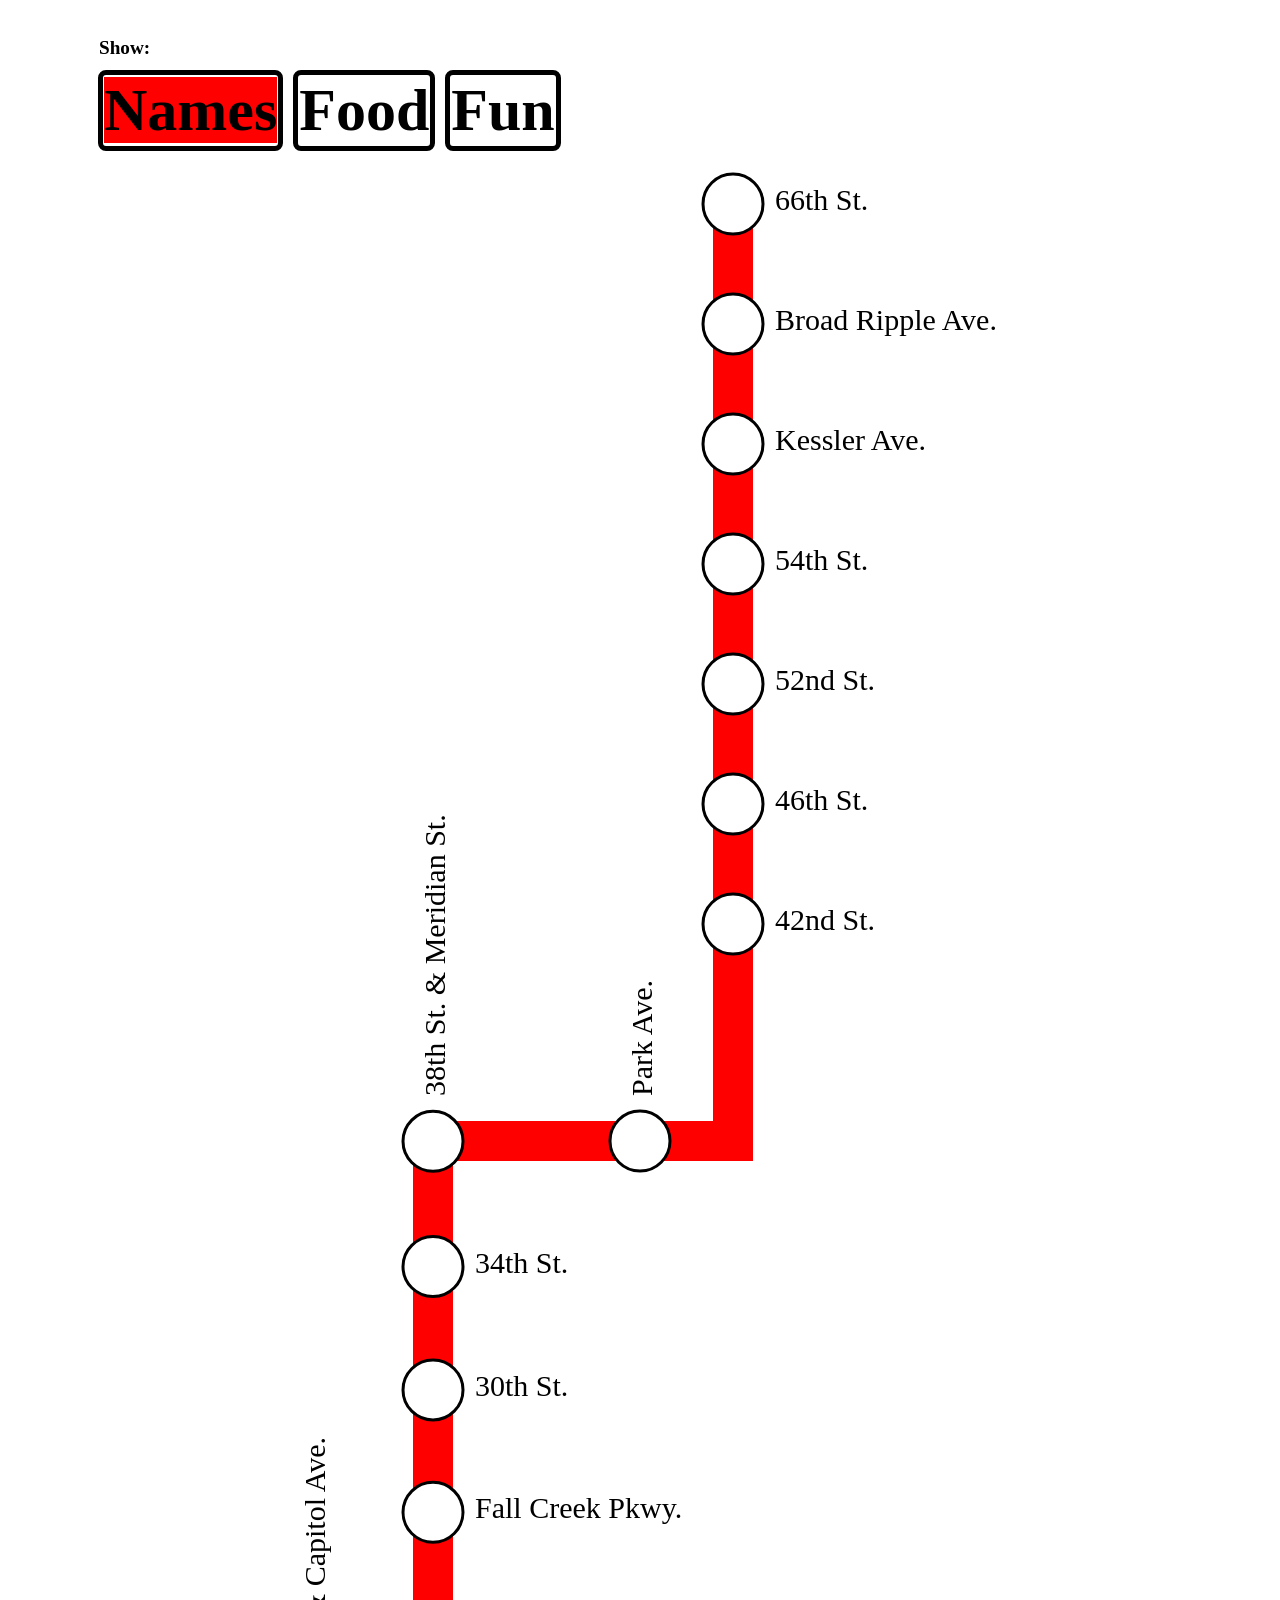
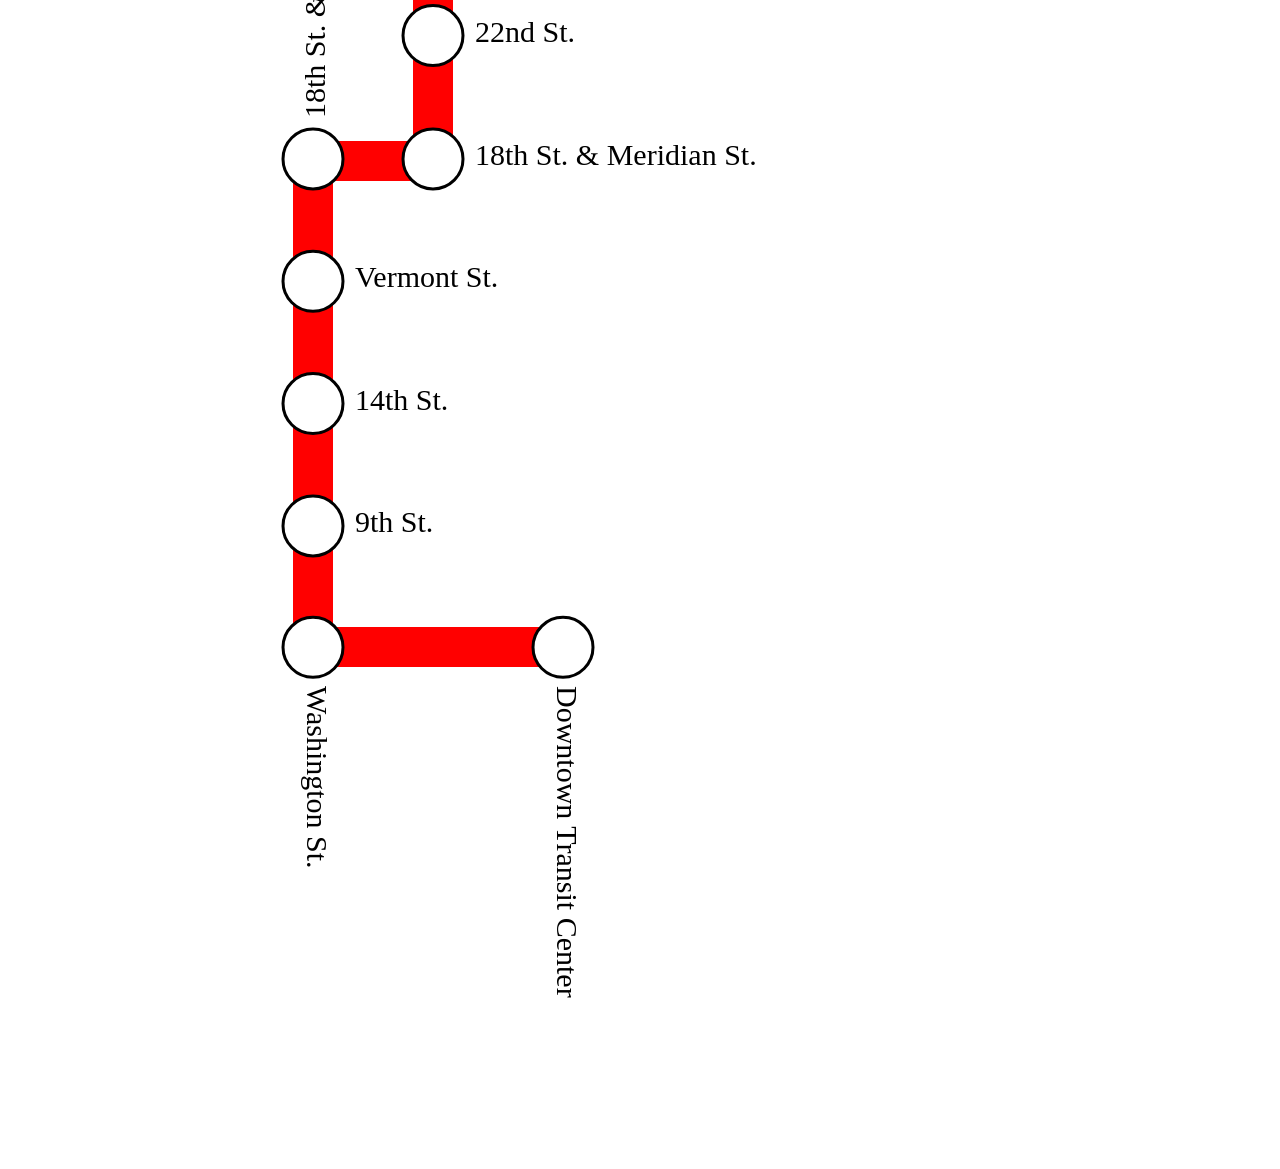
<file: red-line/index.html>
<!-- Based on https://midtownindy.org/wp-content/uploads/2017/07/indygo-red-line.jpg -->

<html>
<title>Red Line Roulette</title>
<head>
<link rel='icon' href='http://www.clker.com/cliparts/e/O/X/L/f/J/red-line-th.png' type='image/x-icon'/ >

<meta property="og:title" content="Red Line Roulette" />
<meta property="og:image" content="rlr.jpg" />
<meta name="og:description" content="IndyGo Red Line visualization tool &mdash; View your route map with randomly generated attractions!" />

</head>
<body>
<script type="text/javascript" src="https://ajax.googleapis.com/ajax/libs/jquery/2.1.3/jquery.min.js"></script>
<script type="text/javascript" language="javascript">

	stops = {
	"66th": {
		"name": "66th St.",
		"food": ["Fire by the Monon", "La Piedad", "The Northside Social", "Ezra's Enlightened Cafe", "Cake Bake Shop"],
		"fun": ["Indianapolis Art Center", "Opti-Park"]
	},
	"BRip": {
		"name": "Broad Ripple Ave.",
		"food": ["HopCat", "HotBox", "Hubbard & Cravens", "Insomnia Cookies", "Bazbeaux", "Cold Stone", "Chiang Mai", "Kilroy's"],
		"fun": ["The Vogue", "Fresh Thyme", "Central Canal Towpath", "US Post Office"]
	}, 
	"Kessler": {
		"name": "Kessler Ave.",
		"food": ["Binkley's", "Ambrosia"],
		"fun": ["Dan Wakefield Park", "The Wine Shop"]
	},
	"54th": {
		"name": "54th St.",
		"food": ["Moe & Johnny's", "Cornerstone", "Twenty Tap", "Yats", "The Jazz Kitchen", "Mama Corolla's", "Good Morning Mama's"],
		"fun": ["The Jazz Kitchen", "The Fresh Market"]
	},
	"52nd": {
		"name": "52nd St.",
		"food": ["Greek's Pizzeria", "Ukiyo", "Pots and Pans Pie Company", "The Sinking Ship", "SoBro Cafe", "Red Key Tavern", "Aristocrat Pub", "Delicia"],
		"fun": ["Luna Music", "A 'bit of Whimsy", "Habig Garden Shop"]
	},
	"46th": {
		"name": "46th St.",
		"food": ["Scarlet Lane Tap House", "Next Door Eatery", "Upland Brewing Co."],
		"fun": ["The Urban Hippie", "Arsenal Park", "CFI 70"]
	},
	"42nd": {
		"name": "42nd St.",
		"food": ["Pat's Philly Pretzels", "Hook's Drug Store"],
		"fun": ["College Ave library branch", "St. Joan of Arc Church", "Indiana State Fairgrounds (north)"]
	},
	"Park": {
		"name": "Park Ave.",
		"food": ["Domino's", "Church's Chicken", "Rally's", "Taqueria La Chela" ],
		"fun": ["Coburn Place", "Dollar General"]
	},
	"38thM": {
		"name": "38th St. & Meridian St.",
		"food": ["McDonald's", "Burger King", "Subway", "China King", "Big City Grill & Lemonade", "BRICS Cafe Tarkington"],
		"fun": ["Tarkington Park", "Costumes by Margie", "MLK Community Center", "Indiana Youth Group"]
	},
	"34th": {
		"name": "34th St.",
		"food": ["&mdash;"],
		"fun": ["Shortridge High School", "Mid-North Food Pantry", "IPS School #60", "St. Richards Episcopal School", "Freewheelin' Bikes"]
	},
	"30th": {
		"name": "30th St.",
		"food": ["Duos Kitchen", "The Children's Museum Food Court"],
		"fun": ["The Children's Museum of Indianapolis", "Al E. Polin Park"]
	},
	"FCreek": {
		"name": "Fall Creek Pkwy.",
		"food": ["Fall Creek Cafe", "KFC", "Jimmy John's"],
		"fun": ["Ivy Tech Community College", "George E. Kessler Park", "Fall Creek Trail"]
	},
	"22nd": {
		"name": "22nd St.",
		"food": ["Lincoln Square Pancake House", "Wendy's", "Little Caesars Pizza", "Shoefly Public House", "MashCraft Brewing", "Tea's Me Cafe"],
		"fun": ["&mdash;"]
	},
	"18thM": {
		"name": "18th St. & Meridian St.",
		"food": ["McDonald's"],
		"fun": ["Little Red Door", "WFYI", "Herron High School"]
	},
	"18thC": {
		"name": "18th St. & Capitol Ave.",
		"food": ["White Castle", "Hardee's"],
		"fun": ["IU Health Methodist Hospital", "Fresh Thyme", "Central Canal Towpath"]
	},
	"14th": {
		"name": "14th St.",
		"food": ["Starbucks", "Hong Kong China Buffet"],
		"fun": ["IU Health Neuroscience Center"]
	},
	"9th": {
		"name": "9th St.",
		"food": ["Bearcats Bar & Grill", "Quills Coffee", "TwoDEEP Brewing Co.", "Domino's Pizza", "Downtown Olly's"],
		"fun": ["Indianapolis Central Library", "American Legion Mall"]
	},
	"Vermont": {
		"name": "Vermont Ave.",
		"food": ["Asian Harbor", "Sahm's Tavern & Big Lug Taproom", "Acapulco Joe's", "Le Peep"],
		"fun": ["Indiana World War Memorial", "Scottish Rite Cathedral", "Obelisk Square", "Minton-Capehart Federal Building", "University Park", "Skyline Club"]
	},
	"Statehouse": {
		"name": "Washington St.",
		"food": ["Loughmiller's Pub & Eatery", "Nourish", "Café Patachou", "Weber Grill", "Panera", "Buca di Beppo", "First Watch", "Champp's", "P.F. Chang's", "Ruth's Chris Steak House", "Hyde Park Prime Steakhouse", "Giordano's", "South Bend Chocolate", "Nicky Blaine's Cocktail Lounge", "Rock Bottom", "Steak 'n' Shake", "St. Elmo Steak House", "Yard House", "Hary & Izzy's", "Ram Restaurant & Brewery", "Mikado", "Dick's Last Resort"],
		"fun": ["Indiana State House", "Soldiers and Sailors Monument", "Circle Center Mall", "Artsgarden", "Indiana Convention Center", "Victory Field", "Military Park", "Eiteljorg Museum","Indiana State Museum", "Indianapolis Cultural Trail", "White River Trail", "Canal Walk", "NCAA Hall of Champions", "Indiana Repertory Theatre", "Salesforce Tower"]
	},
	"DTC": {
		"name": "Downtown Transit Center",
		"food": ["Starbucks", "Chipotle", "QDOBA", "Morton's The Steakhouse", "Fogo de Chão", "Prime 47", "Tin Roof", "India Garden", "Bangkok Restaurant & Jazz Bar", "Yolk"],
		"fun": ["City Market", "Catacombs", "Gainbridge Fieldhouse", "Circle Centre Mall", "Indianapolis Symphony Orchestra", "Hilbert Circle Theatre", "Crackers Comedy Club", "Irsay Family YMCA", "YMCA at the City Market"]
	}
}

	function stop(stop, type) {
		if (type == 'name') {
			return stops[stop]['name']
			}
		else {
			return stops[stop][type][Math.floor(Math.random() * stops[stop][type].length)];
		}
	}
	
	function button() {
		const type = $('input[name=type]:checked').val();
		Object.keys(stops).forEach(station => {
			$('#' + station).html(stop(station, type));
		})
		
		if ($('input[name=type]:checked').val() != 'name') {
			$('#regen').show()
			}
		if ($('input[name=type]:checked').val() == 'name') {
			$('#regen').hide()
			}
		$('#foodcolor').css('background', 'white');
		$('#namecolor').css('background', 'white');
		$('#funcolor').css('background', 'white');
		$('#' + $('input[name=type]:checked').val() + 'color').css('background', 'red');
	}

</script>
<br><table cellspacing="10" style="margin-left: 80px;">
  <tr>
    <td colspan="2"><strong><big>Show:</big></strong></td></tr><tr bgcolor="white">
    <td style="border: 5px solid black; border-radius: 8px" colspan="2"><input style="display:none" onclick="button()" type="radio" name="type" value="name" id="station"><big><label id="namecolor" style="font-size:60px; background: red" for="station"><strong>Names</strong></label></big></input></td><td style="border: 5px solid black; border-radius: 8px" colspan="2"><input style="display:none" onclick="button()" type="radio" name="type" value="food" id="food"><big><label id="foodcolor" style="font-size:60px" for="food"><strong>Food</strong></label></big></input></td><td style="border: 5px solid black; border-radius: 8px" colspan="2"><input style="display:none" onclick="button()" type="radio" name="type" value="fun" id="fun"><big><label id="funcolor" style="font-size:60px" for="fun"><strong>Fun</strong></label></big></input></td><td bgcolor="white" id="regen" style="display:none"><input border="1" onclick="button()" type="image" name="type" height="60" src="https://cdn2.iconfinder.com/data/icons/dark-action-bar-2/96/refresh-512.png" id="regenerate"></input></td>
  </tr>
</table>
<center><svg style="margin-left: 100px" height="2600" width="1000">
  <line x1="543" y1="20" x2="543" y2="1000" style="stroke:rgb(255,0,0);stroke-width:40" />
  <line x1="243" y1="980" x2="243" y2="1600" style="stroke:rgb(255,0,0);stroke-width:40" />
<circle cx="543" cy="43" r="30" stroke="black" stroke-width="3" fill="white" />
<circle cx="543" cy="163" r="30" stroke="black" stroke-width="3" fill="white" />
<circle cx="543" cy="283" r="30" stroke="black" stroke-width="3" fill="white" />
<circle cx="543" cy="403" r="30" stroke="black" stroke-width="3" fill="white" />
<circle cx="543" cy="523" r="30" stroke="black" stroke-width="3" fill="white" />
<circle cx="543" cy="643" r="30" stroke="black" stroke-width="3" fill="white" />
<circle cx="543" cy="763" r="30" stroke="black" stroke-width="3" fill="white" />
  <line x1="223" y1="980" x2="523" y2="980" style="stroke:rgb(255,0,0);stroke-width:40" />
  <line x1="123" y1="1600" x2="223" y2="1600" style="stroke:rgb(255,0,0);stroke-width:40" />
  <line x1="123" y1="2086" x2="373" y2="2086" style="stroke:rgb(255,0,0);stroke-width:40" />
  <line x1="123" y1="1600" x2="123" y2="2086" style="stroke:rgb(255,0,0);stroke-width:40" />
<circle cx="450" cy="980" r="30" stroke="black" stroke-width="3" fill="white" />
<circle cx="243" cy="980.3" r="30" stroke="black" stroke-width="3" fill="white" />
<circle cx="243" cy="1105.6" r="30" stroke="black" stroke-width="3" fill="white" />
<circle cx="243" cy="1228.9" r="30" stroke="black" stroke-width="3" fill="white" />
<circle cx="243" cy="1351.3" r="30" stroke="black" stroke-width="3" fill="white" />
<circle cx="243" cy="1474.6" r="30" stroke="black" stroke-width="3" fill="white" />
<circle cx="243" cy="1597.9" r="30" stroke="black" stroke-width="3" fill="white" />
<circle cx="123" cy="1720.3" r="30" stroke="black" stroke-width="3" fill="white" />
<circle cx="123" cy="1842.6" r="30" stroke="black" stroke-width="3" fill="white" />
<circle cx="123" cy="1964.9" r="30" stroke="black" stroke-width="3" fill="white" />
<circle cx="123" cy="1597.9" r="30" stroke="black" stroke-width="3" fill="white" />
<circle cx="123" cy="2086.3" r="30" stroke="black" stroke-width="3" fill="white" />
<circle cx="373" cy="2086.3" r="30" stroke="black" stroke-width="3" fill="white" />
<text id="66th" x="585" y="49" font-size="30">66th St.</text>
<text id="BRip" x="585" y="169" font-size="30">Broad Ripple Ave.</span></text>
<text id="Kessler" x="585" y="289" font-size="30">Kessler Ave.</span></text>
<text id="54th" x="585" y="409" font-size="30">54th St.</span></text>
<text id="52nd" x="585" y="529" font-size="30">52nd St.</span></text>
<text id="46th" x="585" y="649" font-size="30">46th St.</span></text>
<text id="42nd" x="585" y="769" font-size="30">42nd St.</span></text>
<text id="Park" x="456" y="941" font-size="30" transform="rotate(-90 456,935)">Park Ave.</span></text>
<text id="38thM" x="249" y="941" font-size="30" transform="rotate(-90 249,935)">38th St. & Meridian St.</span></text>
<text id="18thC" x="129" y="1563" font-size="30" transform="rotate(-90 129,1557)">18th St. & Capitol Ave.</span></text>
<text id="34th" x="285" y="1111.6" font-size="30">34th St.</span></text>
<text id="30th" x="285" y="1234.9" font-size="30">30th St.</span></text>
<text id="FCreek" x="285" y="1357.3" font-size="30">Fall Creek Pkwy.</span></text>
<text id="22nd" x="285" y="1480.6" font-size="30">22nd St.</span></text>
<text id="18thM" x="285" y="1603.9" font-size="30">18th St. & Meridian St.</span></text>
<text id="14th" x="165" y="1848.6" font-size="30">14th St.</span></text>
<text id="9th" x="165" y="1970.9" font-size="30">9th St.</span></text>
<text id="Vermont" x="165" y="1726.3" font-size="30">Vermont St.</span></text>
<text id="Statehouse" x="129" y="2137" font-size="30" transform="rotate(-270 129,2125)">Washington St.</span></text>
<text id="DTC" x="379" y="2137" font-size="30" transform="rotate(-270 379,2125)">Downtown Transit Center</span></text>
</svg></center>
</body>
</html>
</file>
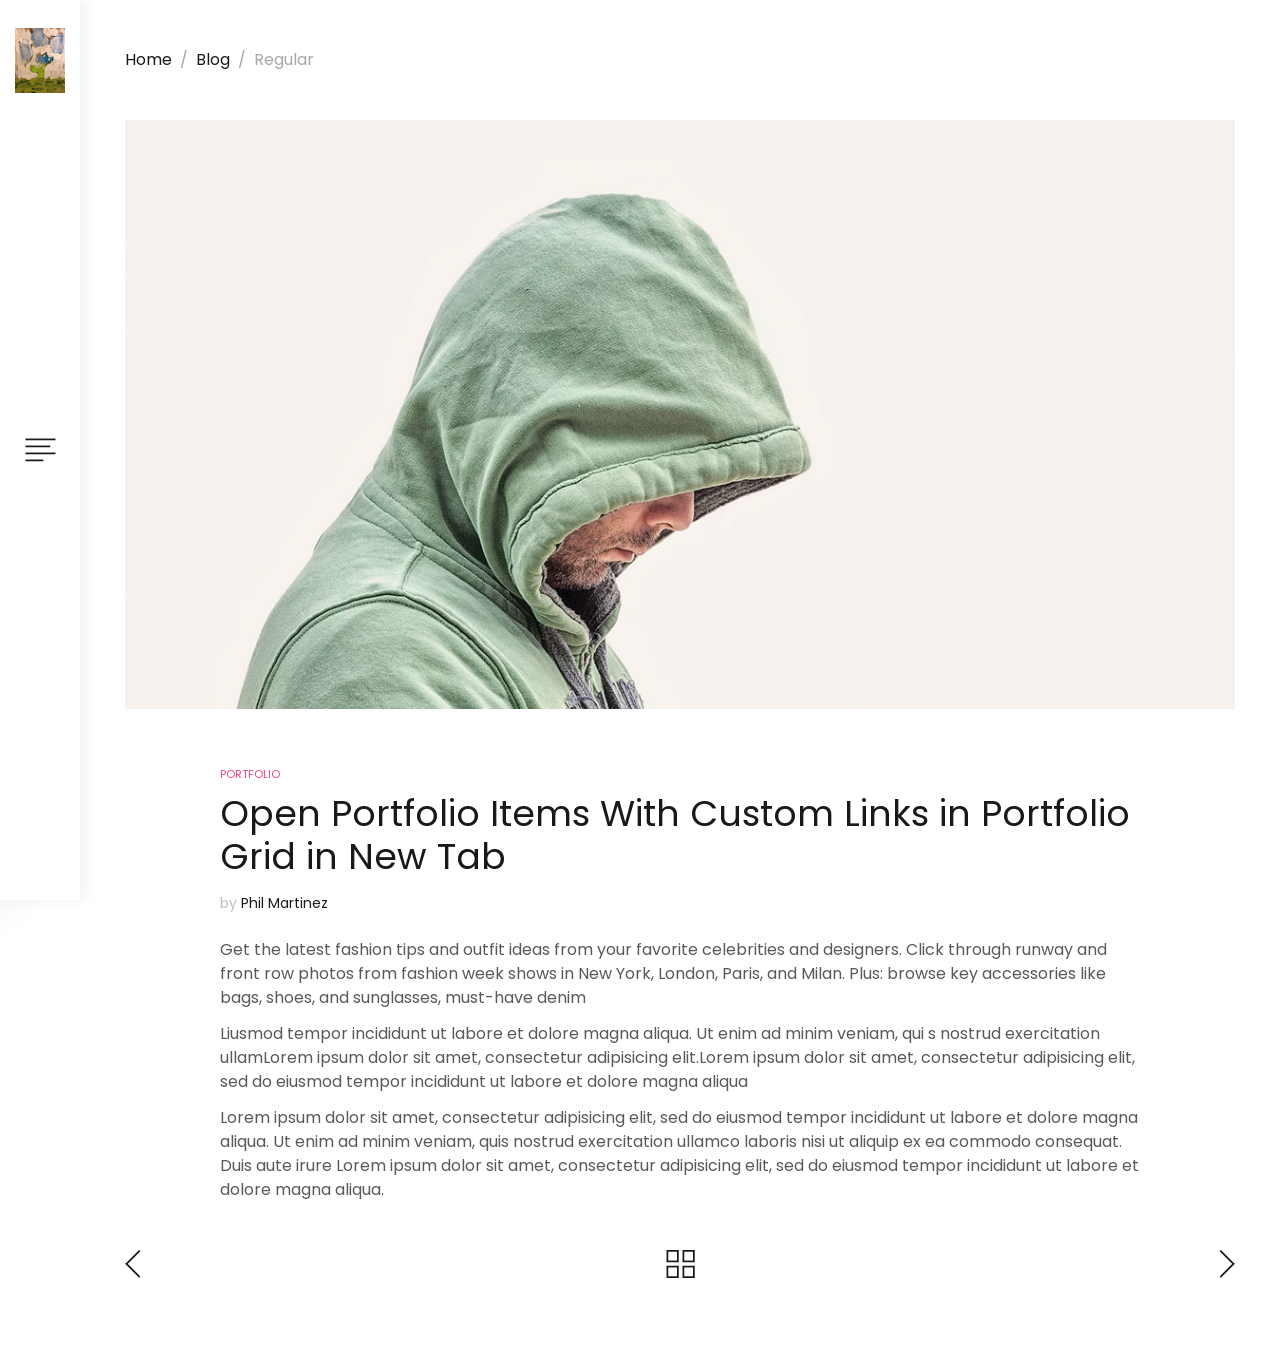
<file: _archive/ArtByTed/blog-regular.html>
<!DOCTYPE html>
<html lang="en">
<head>
    <title>Blog Regular</title>

    <!-- Required meta tags -->
    <meta charset="utf-8">
    <meta name="viewport" content="width=device-width, initial-scale=1, shrink-to-fit=no">

    <!-- Bootstrap CSS -->
    <link rel="stylesheet" href="css/bootstrap.min.css">

    <!-- FontAwesome CSS -->
    <link rel="stylesheet" href="css/font-awesome.min.css">

    <!-- Styles -->
    <link rel="stylesheet" href="style.css">
</head>
<body><header class="site-header">
    <div class="site-branding">
        <h1 class="site-title"><a href="index.html" rel="home"><img src="images/logo.png" alt="Logo"></a></h1>
    </div><!-- .site-branding -->

    <div class="hamburger-menu">
        <div class="menu-icon">
            <img src="images/menu-icon.png" alt="menu icon">
        </div><!-- .menu-icon -->

        <div class="menu-close-icon">
            <img src="images/x.png" alt="menu close icon">
        </div><!-- .menu-close-icon -->
    </div><!-- .hamburger-menu -->
</header><!-- .site-header -->

<nav class="site-navigation flex flex-column justify-content-between">
    <div class="site-branding d-none d-lg-block ">
        <h1 class="site-title"><a href="index.html" rel="home"><img src="images/logo2.png" alt="Logo"></a></h1>
    </div><!-- .site-branding -->

    <ul class="main-menu flex flex-column justify-content-center">
        <li class="current-menu-item"><a href="index.html">Home</a></li>
        <li><a href="portfolio.html">Portfolio</a></li>
        <li><a href="blog.html">Blog</a></li>
        <li><a href="#">About</a></li>
        <li><a href="#">Contact</a></li>

    </ul>
    <p><!-- Link back to Colorlib can't be removed. Template is licensed under CC BY 3.0. -->
Copyright &copy;<script>document.write(new Date().getFullYear());</script> All rights reserved | This template is made with <i class="fa fa-heart-o" aria-hidden="true"></i> by <a href="https://colorlib.com" target="_blank">Colorlib</a>
<!-- Link back to Colorlib can't be removed. Template is licensed under CC BY 3.0. -->
</p>

    <div class="social-profiles">
        <ul class="flex justify-content-start justify-content-lg-center align-items-center">
            <li><a href="#"><i class="fa fa-facebook"></i></a></li>
            <li><a href="#"><i class="fa fa-instagram"></i></a></li>
            <li><a href="#"><i class="fa fa-twitter"></i></a></li>
            <li><a href="#"><i class="fa fa-pinterest"></i></a></li>
        </ul>
    </div><!-- .social-profiles -->
</nav><!-- .site-navigation -->

<div class="nav-bar-sep d-lg-none"></div>

<div class="outer-container">
    <div class="single-post">
        <div class="container">
            <div class="row">
                <div class="col">
                    <ul class="breadcrumbs flex align-items-center">
                        <li><a href="#">Home</a></li>
                        <li><a href="#">Blog</a></li>
                        <li>Regular</li>
                    </ul><!-- .breadcrumbs -->
                </div><!-- .col -->
            </div><!-- .row -->

            <div class="row">
                <div class="col-12">
                    <div class="featured-img">
                        <figure>
                            <img src="images/blog-regular.jpg" alt="">
                        </figure>
                    </div><!-- .content-area -->
                </div><!-- .col -->

                <div class="col-12 offset-lg-1 col-lg-10">
                    <div class="content-area">
                        <header class="entry-header">
                            <div class="post-meta">
                                <a href="#">Portfolio</a>
                            </div><!-- .meta-post -->

                            <h1>Open Portfolio Items With Custom Links in Portfolio Grid in New Tab</h1>

                            <span class="byline">by <span class="author"><a href="#">Phil Martinez</a></span></span>
                        </header><!-- .entry-header -->

                        <div class="entry-content">
                            <p>Get the latest fashion tips and outfit ideas from your favorite celebrities and designers. Click through runway and front row photos from fashion week shows in New York, London, Paris, and Milan. Plus: browse key accessories like bags, shoes, and sunglasses, must-have denim </p>

                            <p>Liusmod tempor incididunt ut labore et dolore magna aliqua. Ut enim ad minim veniam, qui s nostrud exercitation ullamLorem ipsum dolor sit amet, consectetur adipisicing elit.Lorem ipsum dolor sit amet, consectetur adipisicing elit, sed do eiusmod tempor incididunt ut labore et dolore magna aliqua</p>

                            <p>Lorem ipsum dolor sit amet, consectetur adipisicing elit, sed do eiusmod tempor incididunt ut labore et dolore magna aliqua. Ut enim ad minim veniam, quis nostrud exercitation ullamco laboris nisi ut aliquip ex ea commodo consequat. Duis aute irure Lorem ipsum dolor sit amet, consectetur adipisicing elit, sed do eiusmod tempor incididunt ut labore et dolore magna aliqua. </p>
                        </div><!-- .entry-content -->
                    </div><!-- .content-area -->
                </div><!-- .col-12 -->
            </div><!-- .row -->

            <div class="row">
                <div class="col">
                    <nav class="post-nav">
                        <ul class="flex justify-content-between align-items-center">
                            <li><a href="#"><img src="images/angle-left.png" alt="Previous"></a></li>
                            <li><a href="#"><img src="images/portfolio-icon.png" alt="Back to Portfolio"></a></li>
                            <li><a href="#"><img src="images/angle-right.png" alt="Next"></a></li>
                        </ul>
                    </nav><!-- .post-nav -->
                </div><!-- .col -->
            </div><!-- .row -->
        </div><!-- .container -->
    </div><!-- .single-post -->
</div><!-- .outer-container -->

<script type='text/javascript' src='js/jquery.js'></script>
<script type='text/javascript' src='js/custom.js'></script>

</body>
</html>
</file>
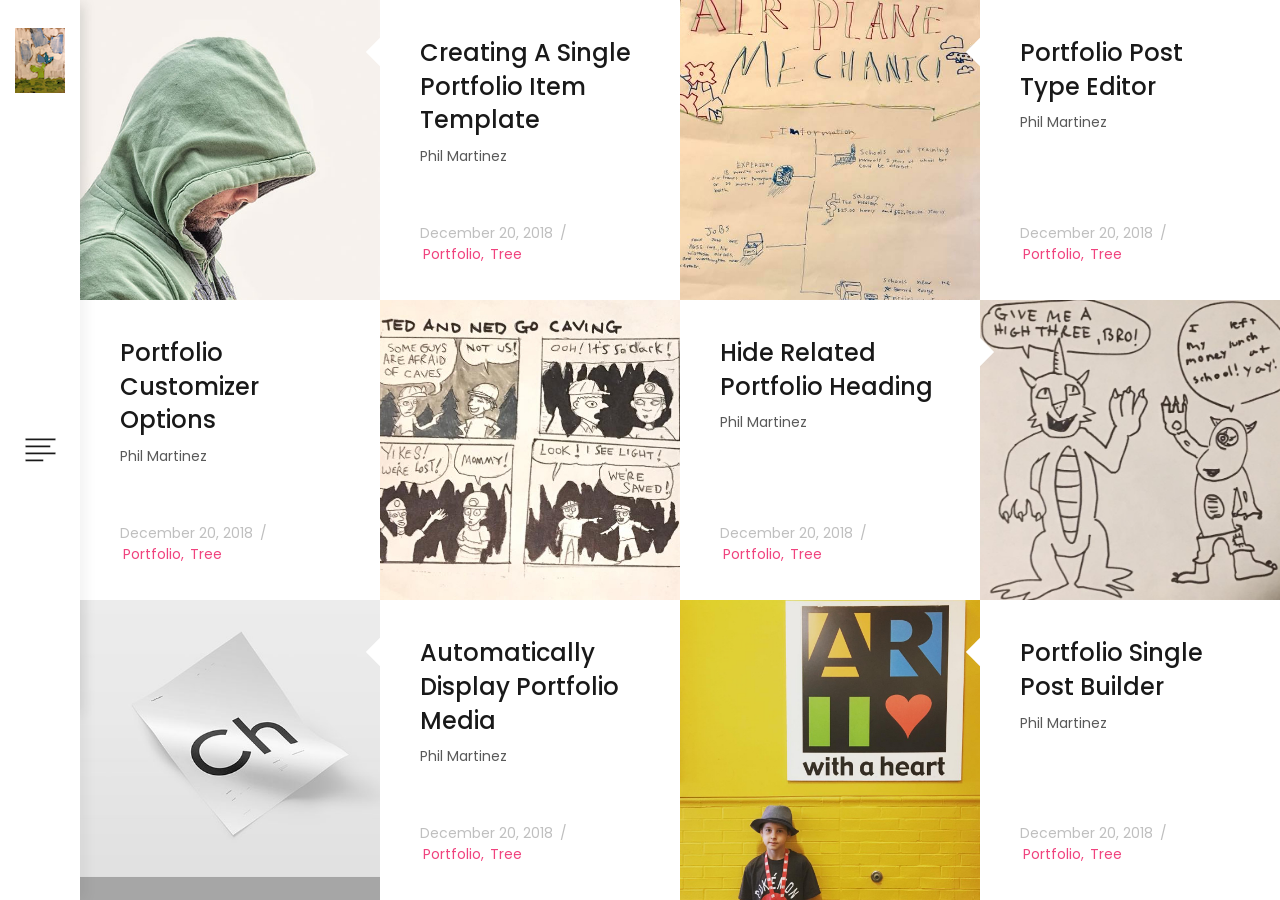
<file: _archive/ArtByTed/blog.html>
<!DOCTYPE html>
<html lang="en">
<head>
    <title>Hello World</title>

    <!-- Required meta tags -->
    <meta charset="utf-8">
    <meta name="viewport" content="width=device-width, initial-scale=1, shrink-to-fit=no">

    <!-- Bootstrap CSS -->
    <link rel="stylesheet" href="css/bootstrap.min.css">

    <!-- FontAwesome CSS -->
    <link rel="stylesheet" href="css/font-awesome.min.css">

    <!-- Styles -->
    <link rel="stylesheet" href="style.css">
</head>
<body>
<header class="site-header">
    <div class="site-branding">
        <h1 class="site-title"><a href="index.html" rel="home"><img src="images/logo.png" alt="Logo"></a></h1>
    </div><!-- .site-branding -->

    <div class="hamburger-menu">
        <div class="menu-icon">
            <img src="images/menu-icon.png" alt="menu icon">
        </div><!-- .menu-icon -->

        <div class="menu-close-icon">
            <img src="images/x.png" alt="menu close icon">
        </div><!-- .menu-close-icon -->
    </div><!-- .hamburger-menu -->
</header><!-- .site-header -->

<nav class="site-navigation flex flex-column justify-content-between">
    <div class="site-branding d-none d-lg-block ">
        <h1 class="site-title"><a href="index.html" rel="home"><img src="images/logo2.png" alt="Logo"></a></h1>
    </div><!-- .site-branding -->

    <ul class="main-menu flex flex-column justify-content-center">
        <li class="current-menu-item"><a href="index.html">Home</a></li>
        <li><a href="portfolio.html">Portfolio</a></li>
        <li><a href="blog.html">Blog</a></li>
        <li><a href="#">About</a></li>
        <li><a href="#">Contact</a></li>
    </ul>

    <p><!-- Link back to Colorlib can't be removed. Template is licensed under CC BY 3.0. -->
Copyright &copy;<script>document.write(new Date().getFullYear());</script> All rights reserved | This template is made with <i class="fa fa-heart-o" aria-hidden="true"></i> by <a href="https://colorlib.com" target="_blank">Colorlib</a>
<!-- Link back to Colorlib can't be removed. Template is licensed under CC BY 3.0. -->
</p>


    <div class="social-profiles">
        <ul class="flex justify-content-start justify-content-lg-center align-items-center">
            <li><a href="#"><i class="fa fa-facebook"></i></a></li>
            <li><a href="#"><i class="fa fa-instagram"></i></a></li>
            <li><a href="#"><i class="fa fa-twitter"></i></a></li>
            <li><a href="#"><i class="fa fa-pinterest"></i></a></li>
        </ul>
    </div><!-- .social-profiles -->
</nav><!-- .site-navigation -->

<div class="nav-bar-sep d-lg-none"></div>

<div class="outer-container blog-page">
    <div class="container-fluid">
        <div class="row">
            <div class="col-12 col-xl-6 no-padding">
                <div class="blog-content flex">
                    <figure>
                        <a href="#"><img src="images/1.jpg" alt=""></a>
                    </figure>

                    <div class="entry-content flex flex-column justify-content-between align-items-start">
                        <header>
                            <h3><a href="#">Creating A Single Portfolio Item Template</a></h3>

                            <div class="posted-by">Phil Martinez</div>
                        </header>

                        <footer class="flex flex-wrap align-items-center">
                            <div class="posted-on">December 20, 2018</div>

                            <ul class="flex flex-wrap align-items-center">
                                <li><a href="#">Portfolio,</a></li>
                                <li><a href="#">Tree</a></li>
                            </ul>
                        </footer>
                    </div><!-- .entry-content -->
                </div><!-- .blog-content -->
            </div><!-- .col -->

            <div class="col-12 col-xl-6 no-padding">
                <div class="blog-content flex">
                    <figure>
                        <a href="#"><img src="images/3.jpg" alt=""></a>
                    </figure>

                    <div class="entry-content flex flex-column justify-content-between align-items-start">
                        <header>
                            <h3><a href="#">Portfolio Post Type Editor</a></h3>

                            <div class="posted-by">Phil Martinez</div>
                        </header>

                        <footer class="flex flex-wrap align-items-center">
                            <div class="posted-on">December 20, 2018</div>

                            <ul class="flex flex-wrap align-items-center">
                                <li><a href="#">Portfolio,</a></li>
                                <li><a href="#">Tree</a></li>
                            </ul>
                        </footer>
                    </div><!-- .entry-content -->
                </div><!-- .blog-content -->
            </div><!-- .col -->

            <div class="col-12 col-xl-6 no-padding">
                <div class="blog-content flex flex-xl-row-reverse">
                    <figure>
                        <a href="#"><img src="images/6.jpg" alt=""></a>
                    </figure>

                    <div class="entry-content flex flex-column justify-content-between align-items-start">
                        <header>
                            <h3><a href="#">Portfolio Customizer Options</a></h3>

                            <div class="posted-by">Phil Martinez</div>
                        </header>

                        <footer class="flex flex-wrap align-items-center">
                            <div class="posted-on">December 20, 2018</div>

                            <ul class="flex flex-wrap align-items-center">
                                <li><a href="#">Portfolio,</a></li>
                                <li><a href="#">Tree</a></li>
                            </ul>
                        </footer>
                    </div><!-- .entry-content -->
                </div><!-- .blog-content -->
            </div><!-- .col -->

            <div class="col-12 col-xl-6 no-padding">
                <div class="blog-content flex flex-row-reverse">
                    <figure>
                        <a href="#"><img src="images/8.jpg" alt=""></a>
                    </figure>

                    <div class="entry-content flex flex-column justify-content-between align-items-start">
                        <header>
                            <h3><a href="#">Hide Related Portfolio Heading</a></h3>

                            <div class="posted-by">Phil Martinez</div>
                        </header>

                        <footer class="flex flex-wrap align-items-center">
                            <div class="posted-on">December 20, 2018</div>

                            <ul class="flex flex-wrap align-items-center">
                                <li><a href="#">Portfolio,</a></li>
                                <li><a href="#">Tree</a></li>
                            </ul>
                        </footer>
                    </div><!-- .entry-content -->
                </div><!-- .blog-content -->
            </div><!-- .col -->

            <div class="col-12 col-xl-6 no-padding">
                <div class="blog-content flex">
                    <figure>
                        <a href="#"><img src="images/9.jpg" alt=""></a>
                    </figure>

                    <div class="entry-content flex flex-column justify-content-between align-items-start">
                        <header>
                            <h3><a href="#">Automatically Display Portfolio Media</a></h3>

                            <div class="posted-by">Phil Martinez</div>
                        </header>

                        <footer class="flex flex-wrap align-items-center">
                            <div class="posted-on">December 20, 2018</div>

                            <ul class="flex flex-wrap align-items-center">
                                <li><a href="#">Portfolio,</a></li>
                                <li><a href="#">Tree</a></li>
                            </ul>
                        </footer>
                    </div><!-- .entry-content -->
                </div><!-- .blog-content -->
            </div><!-- .col -->

            <div class="col-12 col-xl-6 no-padding">
                <div class="blog-content flex">
                    <figure>
                        <a href="#"><img src="images/11.jpg" alt=""></a>
                    </figure>

                    <div class="entry-content flex flex-column justify-content-between align-items-start">
                        <header>
                            <h3><a href="#">Portfolio Single Post Builder</a></h3>

                            <div class="posted-by">Phil Martinez</div>
                        </header>

                        <footer class="flex flex-wrap align-items-center">
                            <div class="posted-on">December 20, 2018</div>

                            <ul class="flex flex-wrap align-items-center">
                                <li><a href="#">Portfolio,</a></li>
                                <li><a href="#">Tree</a></li>
                            </ul>
                        </footer>
                    </div><!-- .entry-content -->
                </div><!-- .blog-content -->
            </div><!-- .col -->
        </div><!-- .row -->
    </div><!-- .container-fluid -->
</div><!-- .outer-container -->

<script type='text/javascript' src='js/jquery.js'></script>
<script type='text/javascript' src='js/custom.js'></script>

</body>
</html>
</file>
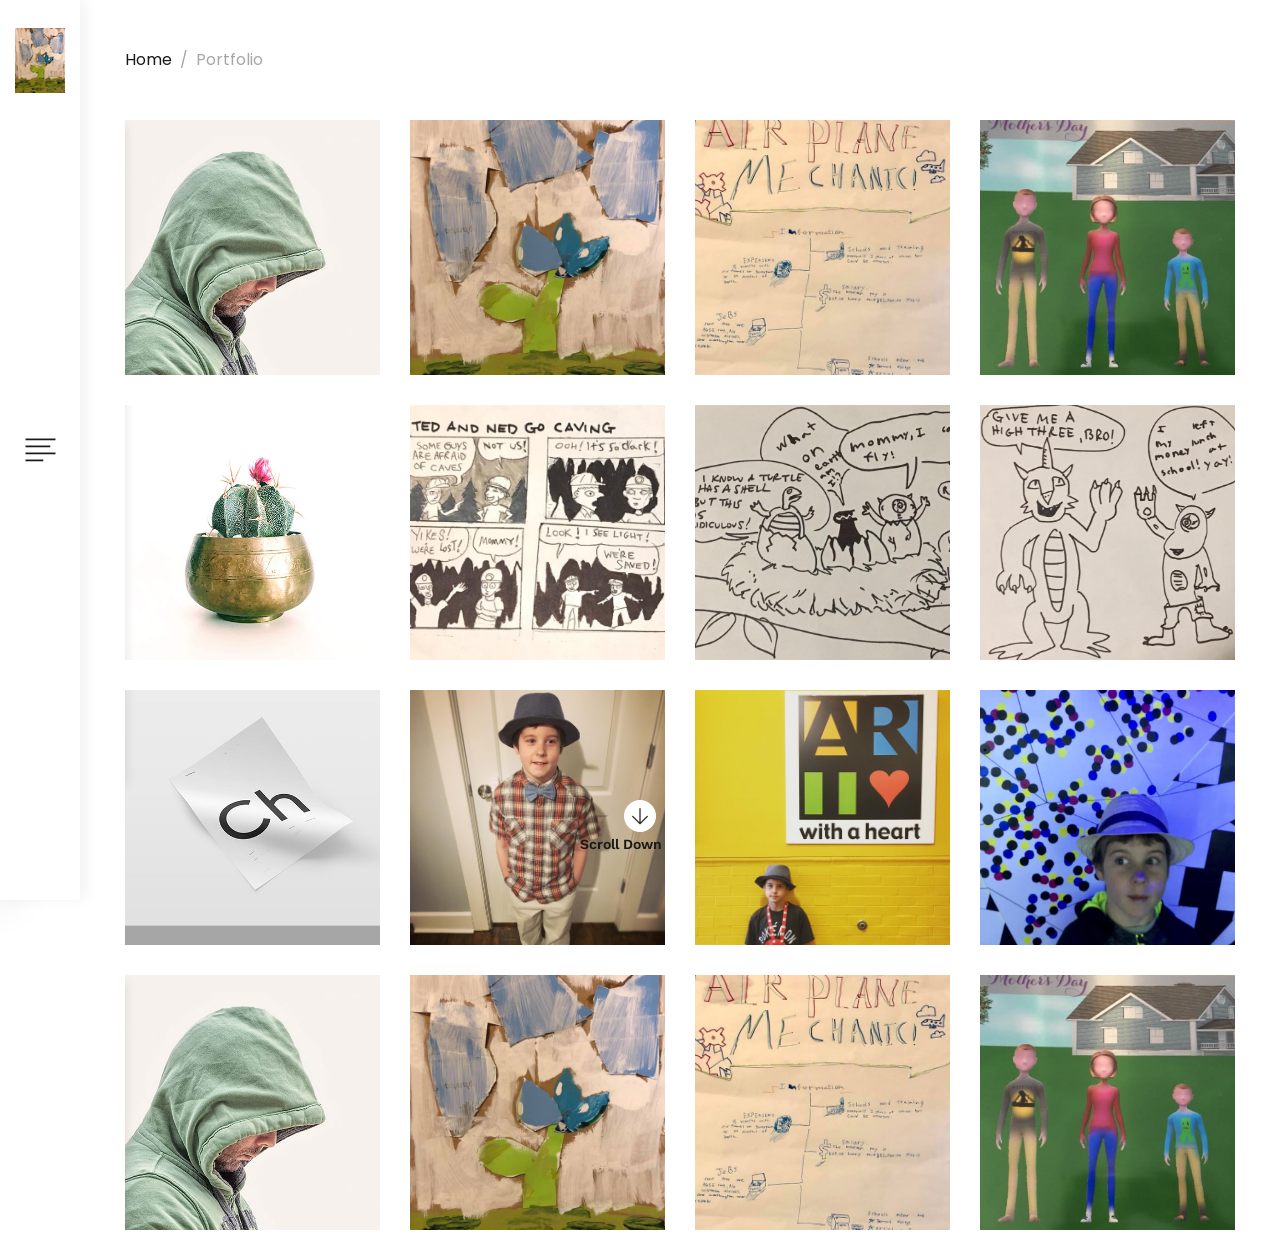
<file: _archive/ArtByTed/portfolio.html>
<!DOCTYPE html>
<html lang="en">
<head>
    <title>Hello World</title>

    <!-- Required meta tags -->
    <meta charset="utf-8">
    <meta name="viewport" content="width=device-width, initial-scale=1, shrink-to-fit=no">

    <!-- Bootstrap CSS -->
    <link rel="stylesheet" href="css/bootstrap.min.css">

    <!-- FontAwesome CSS -->
    <link rel="stylesheet" href="css/font-awesome.min.css">

    <!-- Styles -->
    <link rel="stylesheet" href="style.css">
</head>
<body>
<header class="site-header">
    <div class="site-branding">
        <h1 class="site-title"><a href="index.html" rel="home"><img src="images/logo.png" alt="Logo"></a></h1>
    </div><!-- .site-branding -->

    <div class="hamburger-menu">
        <div class="menu-icon">
            <img src="images/menu-icon.png" alt="menu icon">
        </div><!-- .menu-icon -->

        <div class="menu-close-icon">
            <img src="images/x.png" alt="menu close icon">
        </div><!-- .menu-close-icon -->
    </div><!-- .hamburger-menu -->
</header><!-- .site-header -->

<nav class="site-navigation flex flex-column justify-content-between">
    <div class="site-branding d-none d-lg-block ">
        <h1 class="site-title"><a href="index.html" rel="home"><img src="images/logo2.png" alt="Logo"></a></h1>
    </div><!-- .site-branding -->

    <ul class="main-menu flex flex-column justify-content-center">
        <li class="current-menu-item"><a href="index.html">Home</a></li>
        <li><a href="portfolio.html">Portfolio</a></li>
        <li><a href="blog.html">Blog</a></li>
        <li><a href="#">About</a></li>
        <li><a href="#">Contact</a></li>
    </ul>

<p><!-- Link back to Colorlib can't be removed. Template is licensed under CC BY 3.0. -->
Copyright &copy;<script>document.write(new Date().getFullYear());</script> All rights reserved | This template is made with <i class="fa fa-heart-o" aria-hidden="true"></i> by <a href="https://colorlib.com" target="_blank">Colorlib</a>
<!-- Link back to Colorlib can't be removed. Template is licensed under CC BY 3.0. -->
</p>


    <div class="social-profiles">
        <ul class="flex justify-content-start justify-content-lg-center align-items-center">
            <li><a href="#"><i class="fa fa-facebook"></i></a></li>
            <li><a href="#"><i class="fa fa-instagram"></i></a></li>
            <li><a href="#"><i class="fa fa-twitter"></i></a></li>
            <li><a href="#"><i class="fa fa-pinterest"></i></a></li>
        </ul>
    </div><!-- .social-profiles -->
</nav><!-- .site-navigation -->

<div class="nav-bar-sep d-lg-none"></div>

<div class="outer-container">
    <div class="container portfolio-page">
        <div class="row">
            <div class="col">
                <ul class="breadcrumbs flex align-items-center">
                    <li><a href="#">Home</a></li>
                    <li>Portfolio</li>
                </ul><!-- .breadcrumbs -->
            </div><!-- .col -->
        </div><!-- .row -->

        <div class="row">
            <div class="col-12 col-md-6 col-lg-3">
                <div class="portfolio-content">
                    <figure>
                        <img src="images/1.jpg" alt="">
                    </figure>

                    <div class="entry-content flex flex-column align-items-center justify-content-center">
                        <h3><a href="#">Flower Skin</a></h3>

                        <ul class="flex flex-wrap justify-content-center">
                            <li><a href="#">Portfolio,</a></li>
                            <li><a href="#">Tree</a></li>
                        </ul>
                    </div><!-- .entry-content -->
                </div><!-- .portfolio-content -->
            </div><!-- .col -->

            <div class="col-12 col-md-6 col-lg-3">
                <div class="portfolio-content">
                    <figure>
                        <img src="images/2.jpg" alt="">
                    </figure>

                    <div class="entry-content flex flex-column align-items-center justify-content-center">
                        <h3><a href="#">Flower Skin</a></h3>

                        <ul class="flex flex-wrap justify-content-center">
                            <li><a href="#">Portfolio,</a></li>
                            <li><a href="#">Tree</a></li>
                        </ul>
                    </div><!-- .entry-content -->
                </div><!-- .portfolio-content -->
            </div><!-- .col -->

            <div class="col-12 col-md-6 col-lg-3">
                <div class="portfolio-content">
                    <figure>
                        <img src="images/3.jpg" alt="">
                    </figure>

                    <div class="entry-content flex flex-column align-items-center justify-content-center">
                        <h3><a href="#">Flower Skin</a></h3>

                        <ul class="flex flex-wrap justify-content-center">
                            <li><a href="#">Portfolio,</a></li>
                            <li><a href="#">Tree</a></li>
                        </ul>
                    </div><!-- .entry-content -->
                </div><!-- .portfolio-content -->
            </div><!-- .col -->

            <div class="col-12 col-md-6 col-lg-3">
                <div class="portfolio-content">
                    <figure>
                        <img src="images/4.jpg" alt="">
                    </figure>

                    <div class="entry-content flex flex-column align-items-center justify-content-center">
                        <h3><a href="#">Flower Skin</a></h3>

                        <ul class="flex flex-wrap justify-content-center">
                            <li><a href="#">Portfolio,</a></li>
                            <li><a href="#">Tree</a></li>
                        </ul>
                    </div><!-- .entry-content -->
                </div><!-- .portfolio-content -->
            </div><!-- .col -->

            <div class="col-12 col-md-6 col-lg-3">
                <div class="portfolio-content">
                    <figure>
                        <img src="images/5.jpg" alt="">
                    </figure>

                    <div class="entry-content flex flex-column align-items-center justify-content-center">
                        <h3><a href="#">Flower Skin</a></h3>

                        <ul class="flex flex-wrap justify-content-center">
                            <li><a href="#">Portfolio,</a></li>
                            <li><a href="#">Tree</a></li>
                        </ul>
                    </div><!-- .entry-content -->
                </div><!-- .portfolio-content -->
            </div><!-- .col -->

            <div class="col-12 col-md-6 col-lg-3">
                <div class="portfolio-content">
                    <figure>
                        <img src="images/6.jpg" alt="">
                    </figure>

                    <div class="entry-content flex flex-column align-items-center justify-content-center">
                        <h3><a href="#">Flower Skin</a></h3>

                        <ul class="flex flex-wrap justify-content-center">
                            <li><a href="#">Portfolio,</a></li>
                            <li><a href="#">Tree</a></li>
                        </ul>
                    </div><!-- .entry-content -->
                </div><!-- .portfolio-content -->
            </div><!-- .col -->

            <div class="col-12 col-md-6 col-lg-3">
                <div class="portfolio-content">
                    <figure>
                        <img src="images/7.jpg" alt="">
                    </figure>

                    <div class="entry-content flex flex-column align-items-center justify-content-center">
                        <h3><a href="#">Flower Skin</a></h3>

                        <ul class="flex flex-wrap justify-content-center">
                            <li><a href="#">Portfolio,</a></li>
                            <li><a href="#">Tree</a></li>
                        </ul>
                    </div><!-- .entry-content -->
                </div><!-- .portfolio-content -->
            </div><!-- .col -->

            <div class="col-12 col-md-6 col-lg-3">
                <div class="portfolio-content">
                    <figure>
                        <img src="images/8.jpg" alt="">
                    </figure>

                    <div class="entry-content flex flex-column align-items-center justify-content-center">
                        <h3><a href="#">Flower Skin</a></h3>

                        <ul class="flex flex-wrap justify-content-center">
                            <li><a href="#">Portfolio,</a></li>
                            <li><a href="#">Tree</a></li>
                        </ul>
                    </div><!-- .entry-content -->
                </div><!-- .portfolio-content -->
            </div><!-- .col -->

            <div class="col-12 col-md-6 col-lg-3">
                <div class="portfolio-content">
                    <figure>
                        <img src="images/9.jpg" alt="">
                    </figure>

                    <div class="entry-content flex flex-column align-items-center justify-content-center">
                        <h3><a href="#">Flower Skin</a></h3>

                        <ul class="flex flex-wrap justify-content-center">
                            <li><a href="#">Portfolio,</a></li>
                            <li><a href="#">Tree</a></li>
                        </ul>
                    </div><!-- .entry-content -->
                </div><!-- .portfolio-content -->
            </div><!-- .col -->

            <div class="col-12 col-md-6 col-lg-3">
                <div class="portfolio-content">
                    <figure>
                        <img src="images/10.jpg" alt="">
                    </figure>

                    <div class="entry-content flex flex-column align-items-center justify-content-center">
                        <h3><a href="#">Flower Skin</a></h3>

                        <ul class="flex flex-wrap justify-content-center">
                            <li><a href="#">Portfolio,</a></li>
                            <li><a href="#">Tree</a></li>
                        </ul>
                    </div><!-- .entry-content -->
                </div><!-- .portfolio-content -->
            </div><!-- .col -->

            <div class="col-12 col-md-6 col-lg-3">
                <div class="portfolio-content">
                    <figure>
                        <img src="images/11.jpg" alt="">
                    </figure>

                    <div class="entry-content flex flex-column align-items-center justify-content-center">
                        <h3><a href="#">Flower Skin</a></h3>

                        <ul class="flex flex-wrap justify-content-center">
                            <li><a href="#">Portfolio,</a></li>
                            <li><a href="#">Tree</a></li>
                        </ul>
                    </div><!-- .entry-content -->
                </div><!-- .portfolio-content -->
            </div><!-- .col -->

            <div class="col-12 col-md-6 col-lg-3">
                <div class="portfolio-content">
                    <figure>
                        <img src="images/12.jpg" alt="">
                    </figure>

                    <div class="entry-content flex flex-column align-items-center justify-content-center">
                        <h3><a href="#">Flower Skin</a></h3>

                        <ul class="flex flex-wrap justify-content-center">
                            <li><a href="#">Portfolio,</a></li>
                            <li><a href="#">Tree</a></li>
                        </ul>
                    </div><!-- .entry-content -->
                </div><!-- .portfolio-content -->
            </div><!-- .col -->

            <div class="col-12 col-md-6 col-lg-3">
                <div class="portfolio-content">
                    <figure>
                        <img src="images/1.jpg" alt="">
                    </figure>

                    <div class="entry-content flex flex-column align-items-center justify-content-center">
                        <h3><a href="#">Flower Skin</a></h3>

                        <ul class="flex flex-wrap justify-content-center">
                            <li><a href="#">Portfolio,</a></li>
                            <li><a href="#">Tree</a></li>
                        </ul>
                    </div><!-- .entry-content -->
                </div><!-- .portfolio-content -->
            </div><!-- .col -->

            <div class="col-12 col-md-6 col-lg-3">
                <div class="portfolio-content">
                    <figure>
                        <img src="images/2.jpg" alt="">
                    </figure>

                    <div class="entry-content flex flex-column align-items-center justify-content-center">
                        <h3><a href="#">Flower Skin</a></h3>

                        <ul class="flex flex-wrap justify-content-center">
                            <li><a href="#">Portfolio,</a></li>
                            <li><a href="#">Tree</a></li>
                        </ul>
                    </div><!-- .entry-content -->
                </div><!-- .portfolio-content -->
            </div><!-- .col -->

            <div class="col-12 col-md-6 col-lg-3">
                <div class="portfolio-content">
                    <figure>
                        <img src="images/3.jpg" alt="">
                    </figure>

                    <div class="entry-content flex flex-column align-items-center justify-content-center">
                        <h3><a href="#">Flower Skin</a></h3>

                        <ul class="flex flex-wrap justify-content-center">
                            <li><a href="#">Portfolio,</a></li>
                            <li><a href="#">Tree</a></li>
                        </ul>
                    </div><!-- .entry-content -->
                </div><!-- .portfolio-content -->
            </div><!-- .col -->

            <div class="col-12 col-md-6 col-lg-3">
                <div class="portfolio-content">
                    <figure>
                        <img src="images/4.jpg" alt="">
                    </figure>

                    <div class="entry-content flex flex-column align-items-center justify-content-center">
                        <h3><a href="#">Flower Skin</a></h3>

                        <ul class="flex flex-wrap justify-content-center">
                            <li><a href="#">Portfolio,</a></li>
                            <li><a href="#">Tree</a></li>
                        </ul>
                    </div><!-- .entry-content -->
                </div><!-- .portfolio-content -->
            </div><!-- .col -->
        </div><!-- .row -->

        <div class="scroll-down flex flex-column justify-content-center align-items-center d-none d-lg-block">
            <span class="arrow-down flex justify-content-center align-items-center"><img src="images/arrow-down.png" alt="arrow"></span>
            <span class="scroll-text">Scroll Down</span>
        </div><!-- .scroll-down -->
    </div><!-- .container -->
</div><!-- .outer-container -->

<script type='text/javascript' src='js/jquery.js'></script>
<script type='text/javascript' src='js/custom.js'></script>

</body>
</html>
</file>
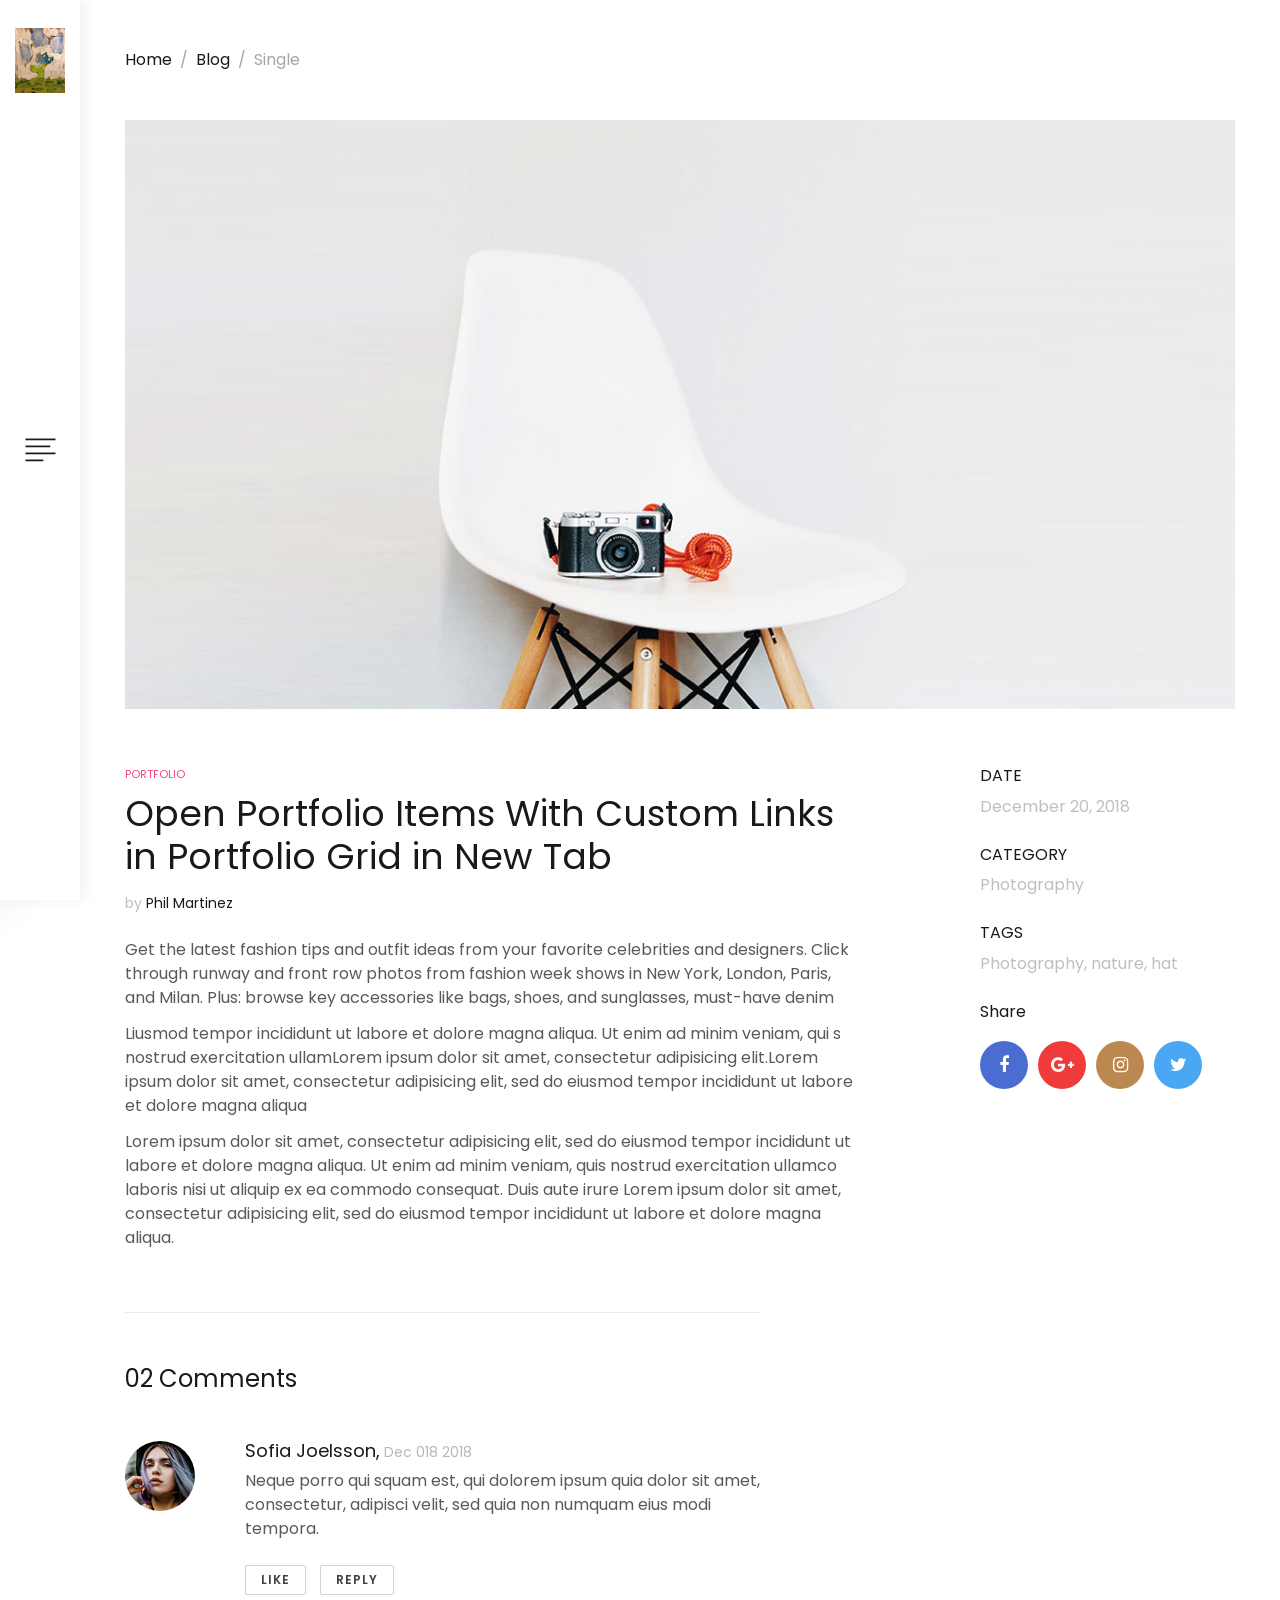
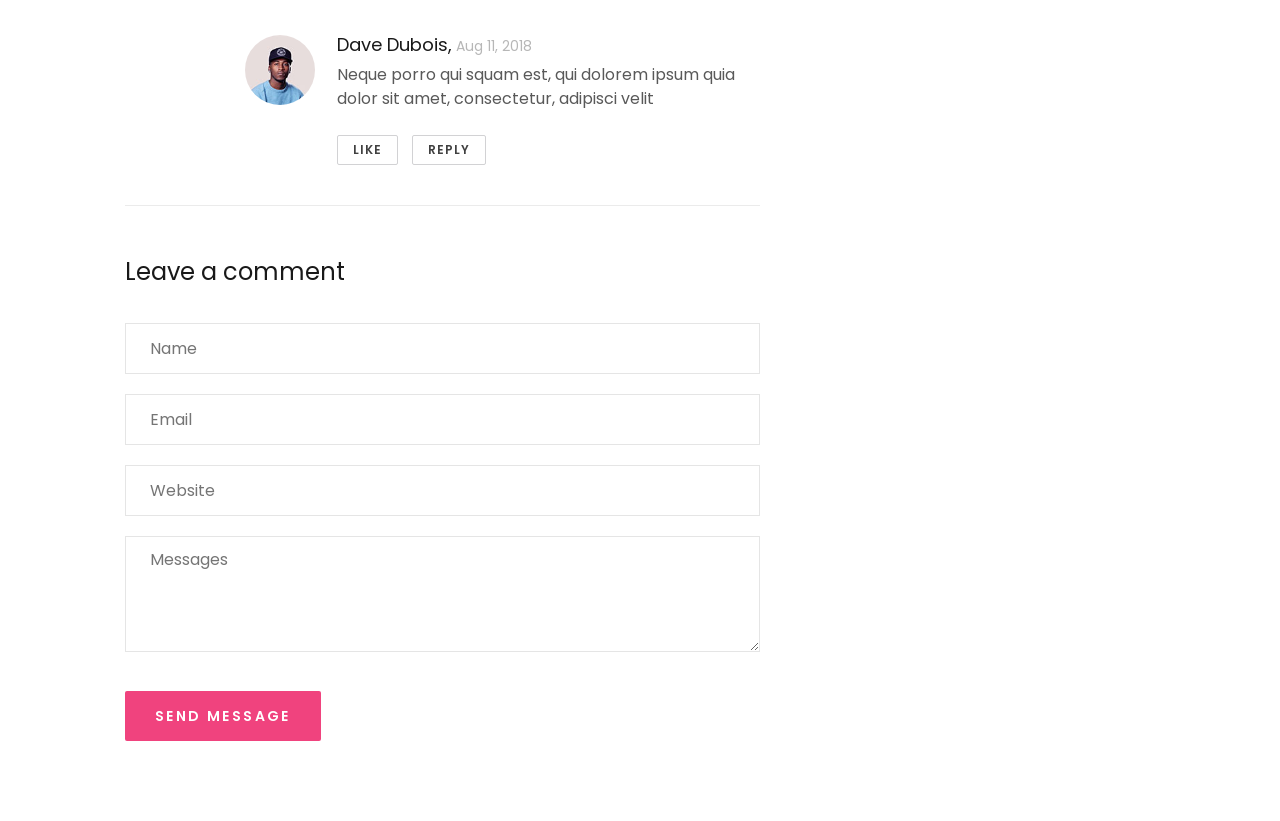
<file: _archive/ArtByTed/single-blog.html>
<!DOCTYPE html>
<html lang="en">
<head>
    <title>Single Blog</title>

    <!-- Required meta tags -->
    <meta charset="utf-8">
    <meta name="viewport" content="width=device-width, initial-scale=1, shrink-to-fit=no">

    <!-- Bootstrap CSS -->
    <link rel="stylesheet" href="css/bootstrap.min.css">

    <!-- FontAwesome CSS -->
    <link rel="stylesheet" href="css/font-awesome.min.css">

    <!-- Styles -->
    <link rel="stylesheet" href="style.css">
</head>
<body>
<header class="site-header">
    <div class="site-branding">
        <h1 class="site-title"><a href="index.html" rel="home"><img src="images/logo.png" alt="Logo"></a></h1>
    </div><!-- .site-branding -->

    <div class="hamburger-menu">
        <div class="menu-icon">
            <img src="images/menu-icon.png" alt="menu icon">
        </div><!-- .menu-icon -->

        <div class="menu-close-icon">
            <img src="images/x.png" alt="menu close icon">
        </div><!-- .menu-close-icon -->
    </div><!-- .hamburger-menu -->
</header><!-- .site-header -->

<nav class="site-navigation flex flex-column justify-content-between">
    <div class="site-branding d-none d-lg-block ">
        <h1 class="site-title"><a href="index.html" rel="home"><img src="images/logo2.png" alt="Logo"></a></h1>
    </div><!-- .site-branding -->

    <ul class="main-menu flex flex-column justify-content-center">
        <li class="current-menu-item"><a href="index.html">Home</a></li>
        <li><a href="portfolio.html">Portfolio</a></li>
        <li><a href="blog.html">Blog</a></li>
        <li><a href="#">About</a></li>
        <li><a href="#">Contact</a></li>
    </ul>

    <p><!-- Link back to Colorlib can't be removed. Template is licensed under CC BY 3.0. -->
Copyright &copy;<script>document.write(new Date().getFullYear());</script> All rights reserved | This template is made with <i class="fa fa-heart-o" aria-hidden="true"></i> by <a href="https://colorlib.com" target="_blank">Colorlib</a>
<!-- Link back to Colorlib can't be removed. Template is licensed under CC BY 3.0. -->
</p>


    <div class="social-profiles">
        <ul class="flex justify-content-start justify-content-lg-center align-items-center">
            <li><a href="#"><i class="fa fa-facebook"></i></a></li>
            <li><a href="#"><i class="fa fa-instagram"></i></a></li>
            <li><a href="#"><i class="fa fa-twitter"></i></a></li>
            <li><a href="#"><i class="fa fa-pinterest"></i></a></li>
        </ul>
    </div><!-- .social-profiles -->
</nav><!-- .site-navigation -->

<div class="nav-bar-sep d-lg-none"></div>

<div class="outer-container">
    <div class="single-post">
        <div class="container">
            <div class="row">
                <div class="col">
                    <ul class="breadcrumbs flex align-items-center">
                        <li><a href="#">Home</a></li>
                        <li><a href="#">Blog</a></li>
                        <li>Single</li>
                    </ul><!-- .breadcrumbs -->
                </div><!-- .col -->
            </div><!-- .row -->

            <div class="row">
                <div class="col-12">
                    <div class="featured-img">
                        <figure>
                            <img src="images/single-blog.jpg" alt="blog">
                        </figure>
                    </div><!-- .content-area -->
                </div><!-- .col -->

                <div class="col-12 col-lg-8">
                    <div class="content-area">
                        <header class="entry-header">
                            <div class="post-meta">
                                <a href="#">Portfolio</a>
                            </div><!-- .meta-post -->

                            <h1>Open Portfolio Items With Custom Links in Portfolio Grid in New Tab</h1>

                            <span class="byline">by <span class="author"><a href="#">Phil Martinez</a></span></span>
                        </header><!-- .entry-header -->

                        <div class="entry-content">
                            <p>Get the latest fashion tips and outfit ideas from your favorite celebrities and designers. Click through runway and front row photos from fashion week shows in New York, London, Paris, and Milan. Plus: browse key accessories like bags, shoes, and sunglasses, must-have denim </p>

                            <p>Liusmod tempor incididunt ut labore et dolore magna aliqua. Ut enim ad minim veniam, qui s nostrud exercitation ullamLorem ipsum dolor sit amet, consectetur adipisicing elit.Lorem ipsum dolor sit amet, consectetur adipisicing elit, sed do eiusmod tempor incididunt ut labore et dolore magna aliqua</p>

                            <p>Lorem ipsum dolor sit amet, consectetur adipisicing elit, sed do eiusmod tempor incididunt ut labore et dolore magna aliqua. Ut enim ad minim veniam, quis nostrud exercitation ullamco laboris nisi ut aliquip ex ea commodo consequat. Duis aute irure Lorem ipsum dolor sit amet, consectetur adipisicing elit, sed do eiusmod tempor incididunt ut labore et dolore magna aliqua. </p>
                        </div><!-- .entry-content -->
                    </div><!-- .content-area -->
                </div><!-- .col-12 -->

                <aside class="col-12 col-lg-3 offset-lg-1">
                    <div class="entry-meta">
                        <div class="posted-date">
                            <label>Date</label>

                            <span class="date-format"><a href="#">December 20, 2018</a></span>
                        </div><!-- .posted-date -->

                        <div class="post-category">
                            <label>Category</label>
                            <span><a href="#">Photography</a></span>
                        </div><!-- .post-category -->

                        <div class="posted-tags">
                            <label>tags</label>
                            <span><a href="#">Photography</a>, <a href="#">nature</a>, <a href="#">hat</a> </span>
                        </div><!-- .entry-meta -->

                        <div class="post-share">
                            <label>share</label>
                            <ul>
                                <li class="fb"><a href="#"><i class="fa fa-facebook"></i></a></li>
                                <li class="gp"><a href="#"><i class="fa fa-google-plus"></i></a></li>
                                <li class="in"><a href="#"><i class="fa fa-instagram"></i></a></li>
                                <li class="tw"><a href="#"><i class="fa fa-twitter"></i></a></li>
                            </ul>
                        </div><!-- .post-share -->
                    </div><!-- .entry-meta -->
                </aside><!-- .col-md-3 -->

                <div class="col-12 col-lg-7">
                    <div class="content-area">
                        <div class="post-comments">
                            <h3 class="comments-title"><span class="comments-number">02 Comments</span></h3>

                            <ol class="comment-list">
                                <li class="comment">
                                    <article class="comment-body">
                                        <figure class="comment-author-avatar">
                                            <img src="images/sofia-joelsson.jpg" alt="Sofia">
                                        </figure><!-- .comment-author-avatar -->

                                        <div class="comment-wrap">
                                            <div class="comment-author">
                                                <span class="fn">
                                                    <a href="#">Sofia Joelsson,</a>
                                                </span><!-- .fn -->

                                                <span class="comment-meta">
                                                    <a href="#">Dec 018 2018</a>
                                                </span><!-- .comment-meta -->
                                            </div><!-- .comment-author -->

                                            <p>Neque porro qui squam est, qui dolorem ipsum quia dolor sit amet, consectetur, adipisci velit, sed quia non numquam eius modi tempora.</p>

                                            <div class="reply">
                                                <a href="#">like</a>
                                                <a href="#">reply</a>
                                            </div><!-- .reply -->
                                        </div><!-- .comment-wrap -->

                                        <div class="clearfix"></div>
                                    </article><!-- .comment-body -->

                                    <ol class="children">
                                        <li class="comment">
                                            <article class="comment-body">
                                                <figure class="comment-author-avatar">
                                                    <img src="images/dave-dubois.jpg" alt="Dave">
                                                </figure><!-- .comment-author-avatar -->

                                                <div class="comment-wrap">
                                                    <div class="comment-author">
                                                        <span class="fn">
                                                            <a href="#">Dave Dubois,</a>
                                                        </span><!-- .fn -->

                                                        <span class="comment-meta">
                                                            <a href="#">Aug 11, 2018</a>
                                                        </span><!-- .comment-meta -->
                                                    </div><!-- .comment-author -->

                                                    <p>Neque porro qui squam est, qui dolorem ipsum quia dolor sit amet, consectetur, adipisci velit</p>

                                                    <div class="reply">
                                                        <a href="#">like</a>
                                                        <a href="#">reply</a>
                                                    </div><!-- .reply -->
                                                </div><!-- .comment-wrap -->

                                                <div class="clearfix"></div>
                                            </article><!-- .comment-body -->
                                        </li><!-- .comment -->
                                    </ol><!-- .children -->
                                </li><!-- .comment -->
                            </ol><!-- .comment-list -->
                        </div><!-- .post-comments -->

                        <div class="comments-form">
                            <div class="comment-respond">
                                <h3 class="comment-reply-title">Leave a comment</h3>

                                <form class="comment-form">
                                    <input type="text" placeholder="Name">
                                    <input type="email" placeholder="Email">
                                    <input type="url" placeholder="Website">
                                    <textarea rows="4" placeholder="Messages"></textarea>
                                    <input type="submit" value="send message">
                                </form><!-- .comment-form -->
                            </div><!-- .comment-respond -->
                        </div><!-- .comments-form -->
                    </div><!-- .content-area -->
                </div><!-- .col-12 -->
            </div><!-- .row -->
        </div><!-- .container -->
    </div><!-- .single-post -->
</div><!-- .outer-container -->

<script type='text/javascript' src='js/jquery.js'></script>
<script type='text/javascript' src='js/custom.js'></script>

</body>
</html>
</file>
<file: _archive/ArtByTed/style.css>
@import url('https://fonts.googleapis.com/css?family=Poppins:300,400,500,600,700|Work+Sans:300,400,500,600,700');

body {
    color: #191919;
    font-family: 'Work Sans', sans-serif;
}

img {
    vertical-align: baseline;
}

/*--------------------------------------------------------------
# Links
--------------------------------------------------------------*/
a {
    color: royalblue;
}

a:visited {
    color: purple;
}

a:hover, a:focus, a:active {
    color: midnightblue;
}

a:focus {
    outline: thin dotted;
}

a:hover, a:active {
    outline: 0;
    list-style: none;
}

/*--------------------------------------------------------------
# Helper Utilities
--------------------------------------------------------------*/
.flex {
    display: flex;
}

/*--------------------------------------------------------------
# Outer Container
--------------------------------------------------------------*/
@media screen and (min-width: 992px) {
    .outer-container {
        padding-left: 80px;
    }
}

@media screen and (min-width: 768px) {
    .no-padding {
        padding: 0;
    }
}

/*--------------------------------------------------------------
# Header
--------------------------------------------------------------*/
/*
# Site Branding
--------------------------------*/
.site-branding {
    transition: all .5s;
}

.site-title {
    margin: 0;
    text-align: center;
}

.site-navigation .site-title a {
    display: block;
}

/*
  Hamburger Menu
----------------------------------------*/
.hamburger-menu .menu-icon,
.hamburger-menu .menu-close-icon {
    width: 44px;
    height: 44px;
    text-align: center;
    cursor: pointer;
    transition: all 0.5s;
}

.hamburger-menu.close .menu-icon {
    visibility: hidden;
    opacity: 0;
}

.menu-close-icon {
    visibility: hidden;
    opacity: 0;
}

.hamburger-menu.close .menu-close-icon {
    visibility: visible;
    opacity: 1;
}

.hamburger-menu img {
    display: block;
    margin: 0 auto;
}

/*
# Site Navigation
--------------------------------*/
.site-navigation {
    transition: all .5s;
}

/*
# Main Menu
--------------------------------*/
.main-menu {
    padding: 15px 30px;
    margin: 0;
}

.main-menu li {
    display: block;
    padding: 12px 0;
    font-size: 30px;
    font-weight: 500;
    border-bottom: 1px solid #ebebeb;
}

.main-menu li:nth-last-of-type(1) {
    border-bottom: 0;
}

.main-menu li a {
    display: block;
    color: #a6a6a6;
    text-decoration: none;
    transition: all 0.35s;
}

.main-menu li a:hover,
.main-menu li.current-menu-item a {
    color: #f0437e;
}

/*
# Social Profiles
--------------------------------*/
.social-profiles ul {
    padding: 10px 0 34px 0;
    margin: 0;
}

.social-profiles ul li {
    display: block;
    padding: 0 18px;
    font-size: 1.5rem;
}

.social-profiles ul li a {
    color: #191919;
    transition: all 0.35s;
}

.social-profiles ul li a:hover {
    color: #f0437e;
}

.nav-bar-sep {
    height: 78px;
}

@media screen and (max-width: 992px) {
    .site-header {
        position: fixed;
        top: 0;
        left: 0;
        z-index: 999;
        width: 100%;
        padding: 15px 30px;
        background: #fff;
        box-shadow: 0 12px 24px rgba(0,0,0,.09);
    }

    .site-header,
    .hamburger-menu {
        display: flex;
        justify-content: space-between;
        align-items: center;
    }

    .hamburger-menu {
        flex-flow: column;
    }

    .hamburger-menu .menu-icon, .hamburger-menu .menu-close-icon {
        position: absolute;
        top: 26px;
        right: 24px;
    }

    .main-menu li {
        position: relative;
    }

    .main-menu li::after {
        content: '';
        position: absolute;
        top: 11px;
        right: 0;
        font-family: 'FontAwesome', serif;
    }

    .main-menu li:hover::after,
    .main-menu li.current-menu-item::after {
        color: #f0437e;
    }

    .site-navigation {
        position: absolute;
        top: 78px;
        left: 0;
        z-index: 99;
        width: 100%;
        height: 500px;
        background: #fff;
        box-shadow: 0 12px 24px rgba(0,0,0,.09);
        visibility: hidden;
        opacity: 0;
        transition: all 0.35s;
    }

    .site-navigation.show {
        visibility: visible;
        opacity: 1;
    }

    .social-profiles ul {
        padding: 80px 15px 30px;
        margin: 0;
    }
}

@media screen and (min-width: 992px) {
    .site-header,
    .site-navigation {
        position: fixed;
        top: 0;
        left: 0;
        z-index: 999;
        width: 80px;
        height: 100vh;
        padding: 0 15px;
        box-shadow: 6px 0 12px rgba(0,0,0,.05);
    }

    .site-navigation {
        background: #f7f7f7;
    }

    .site-navigation.show {
        left: 80px;
    }

    .site-header {
        background: #fff;
    }

    .site-header.no-shadow {
        box-shadow: none;
    }

    .site-header .site-branding.hide {
        visibility: hidden;
        opacity: 0;
    }

    .site-title {
        padding: 28px 0 10px 0;
    }

    .hamburger-menu .menu-icon,
    .hamburger-menu .menu-close-icon {
        position: absolute;
        top: calc(50vh - 22px);
        left: 15px;
        width: calc(100% - 30px);
        padding: 10px 0;
    }

    .site-navigation {
        left: -250px;
        z-index: 99;
        width: 250px;
        padding: 0;
        box-shadow: 16px 0 42px rgba(0,0,0,.09);
    }

    .main-menu {
        height: calc(100vh - 160px);
        padding: 0;
    }

    .main-menu li {
        border-bottom: 0;
        text-align: center;
    }

    .social-profiles ul li {
        font-size: 1.125rem;
    }
}

/*--------------------------------------------------------------
# Scroll Down
--------------------------------------------------------------*/
.scroll-down {
    position: absolute;
    bottom: 0;
    left: 50%;
    z-index: 99;
    width: 120px;
    height: 100px;
    margin-left: -20px;
    cursor: pointer;
}

.arrow-down {
    width: 32px;
    height: 32px;
    margin: 0 auto;
    border-radius: 50%;
    background: #fff;
}

.scroll-text {
    margin-top: 5px;
    margin-bottom: 15px;
    font-size: 14px;
    font-weight: 600;
}

/*--------------------------------------------------------------
# Portfolio
--------------------------------------------------------------*/
.portfolio-page .scroll-down {
    margin-left: -60px;
}

.portfolio-content {
    position: relative;
    margin-bottom: 30px;
}

.home-page {
    padding-top: 15px;
}

.home-page .portfolio-content {
    margin-bottom: 15px;
}

.portfolio-content figure {
    margin: 0;
}

.portfolio-content figure img {
    display: block;
    width: 100%;
    height: auto;
    min-height: 100%;
}

.portfolio-content .entry-content {
    position: absolute;
    top: 0;
    left: 0;
    width: 100%;
    height: 100%;
    background: rgba(255,255,255,.9);
    font-family: 'Poppins', sans-serif;
    text-align: center;
    visibility: hidden;
    opacity: 0;
    transition: all 0.35s;
}

.portfolio-content:hover .entry-content {
    visibility: visible;
    opacity: 1;
}

.portfolio-content h3 {
    margin-bottom: 0;
    font-family: 'Poppins', sans-serif;
    font-size: 1.5rem;
    font-weight: 500;
}

.home-page .portfolio-content h3 {
    font-size: 2.25rem;
}

.portfolio-content h3 a {
    color: #191919;
    text-decoration: none;
}

.portfolio-content ul {
    padding: 0;
    margin: 10px 0 0;
    list-style: none;
}

.portfolio-content li {
    margin: 0 3px;
}

.portfolio-content li a {
    font-size: 0.875rem;
    color: #a6a6a6;
}

@media screen and (min-width: 768px) {
    .home-page {
        padding: 0;
    }

    .home-page .portfolio-content {
        margin-bottom: 0;
    }
}

/*--------------------------------------------------------------
# Breadcrumbs
--------------------------------------------------------------*/
.breadcrumbs {
    padding: 48px 0;
    margin: 0;
    color: #a6a6a6;
    list-style: none;
    font-family: 'Poppins', sans-serif;
}

.breadcrumbs li {
    position: relative;
    color: #a6a6a6;
    padding: 0 12px;
}

.breadcrumbs li:nth-of-type(1) {
    padding-left: 0;
}

.breadcrumbs li::after {
    content: '/';
    position: absolute;
    top: 0;
    right: -6px;
    width: 10px;
}


.breadcrumbs li:nth-last-of-type(1)::after {
    display: none;
}

.breadcrumbs li a {
    color: #191919;
    text-decoration: none;
}

/*--------------------------------------------------------------
# Single Portfolio
--------------------------------------------------------------*/
.single-portfolio {
    padding-top: 15px;
    padding-bottom: 70px;
}

.single-portfolio figure img {
    max-width: 100%;
}

.single-portfolio .content-area h1 {
    margin-top: 20px;
    font-size: 2.25rem;
    font-family: 'Poppins', sans-serif;
}

.single-portfolio .content-area .entry-content {
    margin-top: 20px;
    font-family: 'Poppins', sans-serif;
    line-height: 1.6;
    color: #595959;
}

/*
# Post Share
--------------------------------*/
.single-portfolio .post-share {
    margin-top: 32px;
}

.single-portfolio .post-share label {
    margin-right: 32px;
    text-transform: capitalize;
    font-family: 'Poppins', sans-serif;
}

.single-portfolio .post-share ul {
    padding: 0;
    margin: 0;
    list-style: none;
}

.single-portfolio .post-share ul li {
    width: 48px;
    height: 48px;
    margin-right: 10px;
    margin-bottom: 10px;
    border-radius: 50%;
    font-size: 18px;
    line-height: 1;
    color: #fff;
}

.single-portfolio .post-share ul li a {
    display: flex;
    justify-content: center;
    align-items: center;
    width: 100%;
    height: 100%;
    color: #fff;
    text-decoration: none;
}

.single-portfolio .post-share ul li.fb {
    background: #4b6cd0;
}

.single-portfolio .post-share ul li.gp {
    background: #f03b3b;
}

.single-portfolio .post-share ul li.in {
    background: #bb8950;
}

.single-portfolio .post-share ul li.tw {
    background: #49a7f3;
}

/*
# Post Sidebar
--------------------------------*/
.single-portfolio .entry-meta {
    margin-top: 24px;
    font-family: 'Poppins', sans-serif;
}

.single-portfolio .entry-meta label {
    display: block;
    line-height: 1.3;
    text-transform: uppercase;
}

.single-portfolio .date-format,
.single-portfolio .post-category,
.single-portfolio .posted-tags {
    display: block;
    margin-bottom: 26px;
}

.single-portfolio .posted-tags span,
.single-portfolio .entry-meta a {
    color: #bfbfbf;
}

/*
# Post Nav
--------------------------------*/
.post-nav {
    margin: 36px 0 0;
}

.post-nav ul {
    padding: 0;
    margin: 0;
    list-style: none;
}

@media screen and (min-width: 576px) {
    .single-portfolio {
        padding-top: 45px;
    }
}

@media screen and (min-width: 992px) {
    .single-portfolio {
        padding-top: 90px;
    }
}

@media screen and (min-width: 1200px) {
    .single-portfolio {
        padding-top: 115px;
    }
}

/*--------------------------------------------------------------
# Blog
--------------------------------------------------------------*/
.blog-page {
    padding-top: 15px;
    font-family: 'Poppins', sans-serif;
}

.blog-page .blog-content figure,
.blog-page .blog-content .entry-content {
    width: 50%;
}

.blog-page .blog-content figure {
    margin: 0;
    overflow: hidden;
}

.blog-page .blog-content figure img {
    display: block;
    width: 100%;
    height: auto;
}

.blog-page .blog-content .entry-content {
    padding: 25px;
}

.blog-page .blog-content {
    transition: all .35s;
}

.blog-page .blog-content:hover {
    background: #f0437e;
}

.blog-page .blog-content header {
    width: 100%;
}

.blog-page .blog-content .entry-content h3 {
    position: relative;
}

.blog-page .blog-content .entry-content h3::before {
    content: '';
    position: absolute;
    top: 7px;
    left: -35px ;
    z-index: 99;
    width: 20px;
    height: 20px;
    transform: rotate(45deg);
    background: #fff;
}

.blog-page .blog-content .entry-content h3 a {
    color: #191919;
    font-size: 1.125rem;
    font-weight: 500;
}

.blog-page .blog-content .posted-by {
    margin-top: 10px;
    color: #595959;
    font-size: 0.875rem;
}

.blog-page .blog-content .posted-on {
    position: relative;
    margin-right: 20px;
    color: #bfbfbf;
    font-size: 0.875rem;
}

.blog-page .blog-content .posted-on::after {
    content: '/';
    position: absolute;
    top: 0;
    right: -14px;
}

.blog-page .blog-content footer ul {
    padding: 0;
    margin: 0;
    list-style: none;
}

.blog-page .blog-content footer li {
    padding: 0 3px;
    font-size: 0.875rem;
}

.blog-page .blog-content footer li a {
    color: #f0437e;
}

.blog-page .blog-content:hover .entry-content h3 a,
.blog-page .blog-content:hover .posted-by,
.blog-page .blog-content:hover .posted-on,
.blog-page .blog-content:hover footer li a {
    color: #fff;
}

@media screen and (max-width: 1200px) {
    .blog-page .col-12:nth-of-type(even) .blog-content {
        flex-flow: row-reverse !important;
    }

    .blog-page .col-12:nth-of-type(even) .blog-content .entry-content h3::before {
        right: -50px;
        left: auto;
    }
}

@media screen and (max-width: 768px) {
    .blog-page .col-12:nth-of-type(even) .blog-content .entry-content h3::before {
        right: -35px;
    }

    .blog-page .blog-content .entry-content h3 {
        line-height: 1;
    }
}

@media screen and (min-width: 576px) {
    .blog-page .blog-content .entry-content h3 a {
        font-size: 1.5rem;
    }
}

@media screen and (min-width: 768px) {
    .blog-page {
        padding-top: 0;
    }

    .blog-page .blog-content .entry-content {
        padding: 35px 40px;
    }

    .blog-page .blog-content .entry-content h3::before {
        left: -50px ;
    }
}

@media screen and (min-width: 1200px) {
    .blog-page .blog-content.flex-row-reverse .entry-content h3::before {
        right: -50px;
        left: auto;
    }
}

/*--------------------------------------------------------------
# Single Blog Page
--------------------------------------------------------------*/
.single-post,
.single-page {
    padding-bottom: 70px;
    font-family: 'Poppins', sans-serif;
}

/*
# Featured Image
--------------------------------*/
.single-post .featured-img figure,
.single-page .featured-img figure {
    margin: 0;
}

.single-post .featured-img figure img,
.single-page .featured-img figure img {
    width: 100%;
}

/*
# Content Area
--------------------------------*/
.single-post .content-area,
.single-page .content-area {
    margin-top: 50px;
}

.single-post .entry-header .post-meta,
.single-page .entry-header .post-meta {
    text-transform: uppercase;
    font-size: 0.6875rem;
}

.single-post .entry-header .post-meta a,
.single-page .entry-header .post-meta a {
    display: inline-block;
    margin-right: 6px;
    color: #f0437e;
}

.single-post .content-area h1,
.single-page .content-area h1 {
    margin-top: 10px;
    font-size: 2.25rem;
    font-weight: 400;
}

.single-post .entry-header .byline,
.single-page .entry-header .byline {
    display: block;
    margin-top: 14px;
    margin-bottom: 24px;
    font-size: 0.875rem;
    color: #bfbfbf;
}

.single-post .entry-header .byline .author a,
.single-page .entry-header .byline .author a {
    color: #191919;
}

.single-post .content-area .entry-content p,
.single-page .content-area .entry-content p {
    margin-bottom: 0.75rem;
    color: #595959;
}

/*
# Comments
--------------------------------*/
.post-comments {
    margin-top: 40px;
    padding-top: 52px;
    padding-bottom: 40px;
    border-top: 1px solid #ebebeb;
    border-bottom: 1px solid #ebebeb;
}

.comments-title,
.comment-reply-title {
    margin-bottom: 0;
    font-size: 1.5rem;
    font-weight: 400;
}

.post-comments .comment-list {
    padding: 0;
    margin: 0;
    list-style: none
}

.post-comments .comment-author-avatar {
    float: left;
    width: 70px;
    height: 70px;
    margin-top: 48px;
    margin-right: 22px;
    margin-bottom: 0;
    border-radius: 50%;
    overflow: hidden;
}

.post-comments .comment-author-avatar img {
    width: 100%;
    height: auto;
}

.post-comments .comment-wrap {
    float: right;
    width: calc(100% - 92px);
    margin-top: 44px;
}

.post-comments .comment-author .fn a {
    font-size: 1.125rem;
    color: #191919;
}

.post-comments .comment-author .comment-meta a {
    font-size: 0.875rem;
    color: #b7b7b7;
}

.post-comments p {
    margin-top: 5px;
    color: #595959;
}

.post-comments .reply {
    margin-top: 24px;
}

.post-comments .reply a {
    display: inline-block;
    padding: 8px 15px;
    margin-right: 10px;
    border: 1px solid #d2d2d4;
    border-radius: 2px;
    font-size: 0.75rem;
    font-weight: 600;
    line-height: 1;
    color: #404040;
    text-transform: uppercase;
    text-decoration: none;
    letter-spacing: 1px;
    transition: all 0.35s;
}

.post-comments .reply a:hover {
    border-color: transparent;
    color: #fff;
    background: #f0437e;
}

.comment-list ol.children {
    padding: 0;
    margin-left: 92px;
    list-style: none;
}

.post-comments ol.children .comment-author-avatar {
    margin-top: 40px;
    margin-right: 22px;
}

.post-comments ol.children .comment-wrap {
    margin-top: 36px;
    width: calc(100% - 92px);
}

/*
# Comment Form
--------------------------------*/
.comments-form {
    margin-top: 52px;
}

.comment-reply-title {
    margin-bottom: 16px;
}

.comment-form input[type="text"],
.comment-form input[type="email"],
.comment-form input[type="url"],
.comment-form textarea {
    width: 100%;
    padding: 12px 24px;
    margin-top: 20px;
    border: 1px solid #e5e5e5;
    line-height: 1;
    color: #a6a6a6;
    outline: none;
}

.comment-form textarea {
    line-height: 1.4;
}

.comment-form input[type="text"]:focus,
.comment-form input[type="email"]:focus,
.comment-form input[type="url"]:focus,
.comment-form textarea:focus {
    border-color: #232d37;
}

.comment-form input[type="submit"] {
    padding: 18px 30px;
    margin-top: 32px;
    margin-bottom: 10px;
    border: 0;
    border-radius: 2px;
    font-size: 0.875rem;
    font-weight: 600;
    line-height: 1;
    color: #fff;
    text-transform: uppercase;
    text-decoration: none;
    letter-spacing: 0.15rem;
    outline: none;
    cursor: pointer;
    background: #f0437e;
}

/*
# Post Sidebar
--------------------------------*/
.single-post .entry-meta {
    margin-top: 50px;
}

.single-post .entry-meta label {
    display: block;
    line-height: 1.3;
    text-transform: uppercase;
}

.single-post .date-format,
.single-post .post-category,
.single-post .posted-tags {
    display: block;
    margin-bottom: 26px;
}

.single-post .posted-tags span,
.single-post .entry-meta a {
    color: #bfbfbf;
}

.single-post .post-share label {
    text-transform: capitalize;
}

.single-post .post-share ul {
    display: flex;
    flex-wrap: wrap;
    padding: 0;
    margin: 18px 0 0;
    list-style: none;
}

.single-post .post-share ul li {
    width: 48px;
    height: 48px;
    margin-right: 10px;
    margin-bottom: 10px;
    border-radius: 50%;
    font-size: 18px;
    line-height: 1;
    color: #fff;
}

.single-post .post-share ul li a {
    display: flex;
    justify-content: center;
    align-items: center;
    width: 100%;
    height: 100%;
    color: #fff;
    text-decoration: none;
}

.single-post .post-share ul li.fb {
    background: #4b6cd0;
}

.single-post .post-share ul li.gp {
    background: #f03b3b;
}

.single-post .post-share ul li.in {
    background: #bb8950;
}

.single-post .post-share ul li.tw {
    background: #49a7f3;
}

@media screen and (min-width: 768px) {
    .post-comments .comment-author-avatar {
        margin-right: 50px;
    }

    .post-comments .comment-wrap {
        width: calc(100% - 120px);
    }

    .comment-list ol.children {
        margin-left: 120px;
    }
}

/*--------------------------------------------------------------
# Single Page
--------------------------------------------------------------*/
.single-page .content-area .entry-content {
    border-bottom: 0;
    padding-bottom: 12px;
}

.single-page .entry-header .byline .date-format a {
    color: #bfbfbf;
}
</file>
